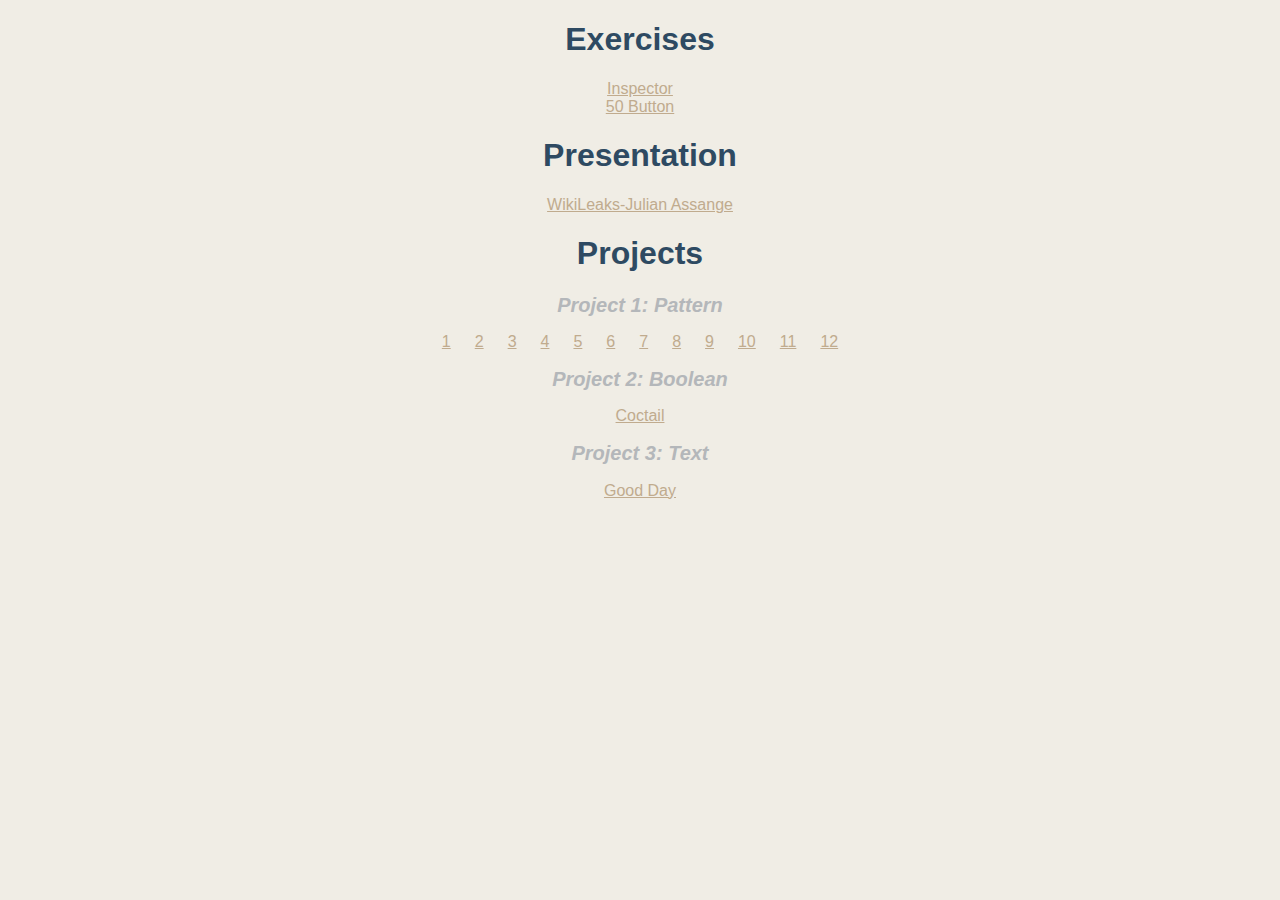
<file: index.html>
<!DOCTYPE html>
<html>

<head>
    <title>Xinyue Song</title>
    <meta charset="utf-8" />
    <link rel="stylesheet" href="main.css" type="text/css" />
</head>

<body>
  <div>
      <h1>Exercises</h1>
      <a href="" target="blank">Inspector</a><br>
      <a href="file:///Users/xinyuesong/Desktop/button/50%20buttons/button.html">50 Button</a><br>
  </div>
  <div>
      <h1>Presentation</h1>
      <a href="" target="blank">WikiLeaks-Julian Assange</a>
  </div>

  <div>
      <h1>Projects</h1>
      <h2>Project 1: Pattern</h2>
      <a href="file:///Users/xinyuesong/Desktop/E%20X%20P%20T%20O%20O%20L/Project%201/1.html" target="blank">1</a>
      <a href="file:///Users/xinyuesong/Desktop/E%20X%20P%20T%20O%20O%20L/Project%201/2.html" target="blank">2</a>
      <a href="file:///Users/xinyuesong/Desktop/E%20X%20P%20T%20O%20O%20L/Project%201/3.html" target="blank">3</a>
      <a href="file:///Users/xinyuesong/Desktop/E%20X%20P%20T%20O%20O%20L/Project%201/4.html" target="blank">4</a>
      <a href="file:///Users/xinyuesong/Desktop/E%20X%20P%20T%20O%20O%20L/Project%201/5.html" target="blank">5</a>
      <a href="file:///Users/xinyuesong/Desktop/E%20X%20P%20T%20O%20O%20L/Project%201/6.html" target="blank">6</a>
      <a href="file:///Users/xinyuesong/Desktop/E%20X%20P%20T%20O%20O%20L/Project%201/7.html" target="blank">7</a>
      <a href="file:///Users/xinyuesong/Desktop/E%20X%20P%20T%20O%20O%20L/Project%201/8.html" target="blank">8</a>
      <a href="file:///Users/xinyuesong/Desktop/E%20X%20P%20T%20O%20O%20L/Project%201/9.html" target="blank">9</a>
      <a href="file:///Users/xinyuesong/Desktop/E%20X%20P%20T%20O%20O%20L/Project%201/10.html" target="blank">10</a>
      <a href="file:///Users/xinyuesong/Desktop/E%20X%20P%20T%20O%20O%20L/Project%201/11.html" target="blank">11</a>
      <a href="file:///Users/xinyuesong/Desktop/E%20X%20P%20T%20O%20O%20L/Project%201/12.html" target="blank">12</a>
      <h2>Project 2: Boolean</h2>
      <a href="file:///Users/xinyuesong/Desktop/E%20X%20P%20T%20O%20O%20L/ExpandedTool-interaction/Project%202%20Boolean/Coctail.html" target="blank">Coctail</a><br>
      <h2>Project 3: Text</h2>
      <a href="file:///Users/xinyuesong/Desktop/E%20X%20P%20T%20O%20O%20L/ExpandedTool-interaction/Project%203/GoodDay.html" target="blank">Good Day</a><br>
  </div>
</body>
</html>
</file>
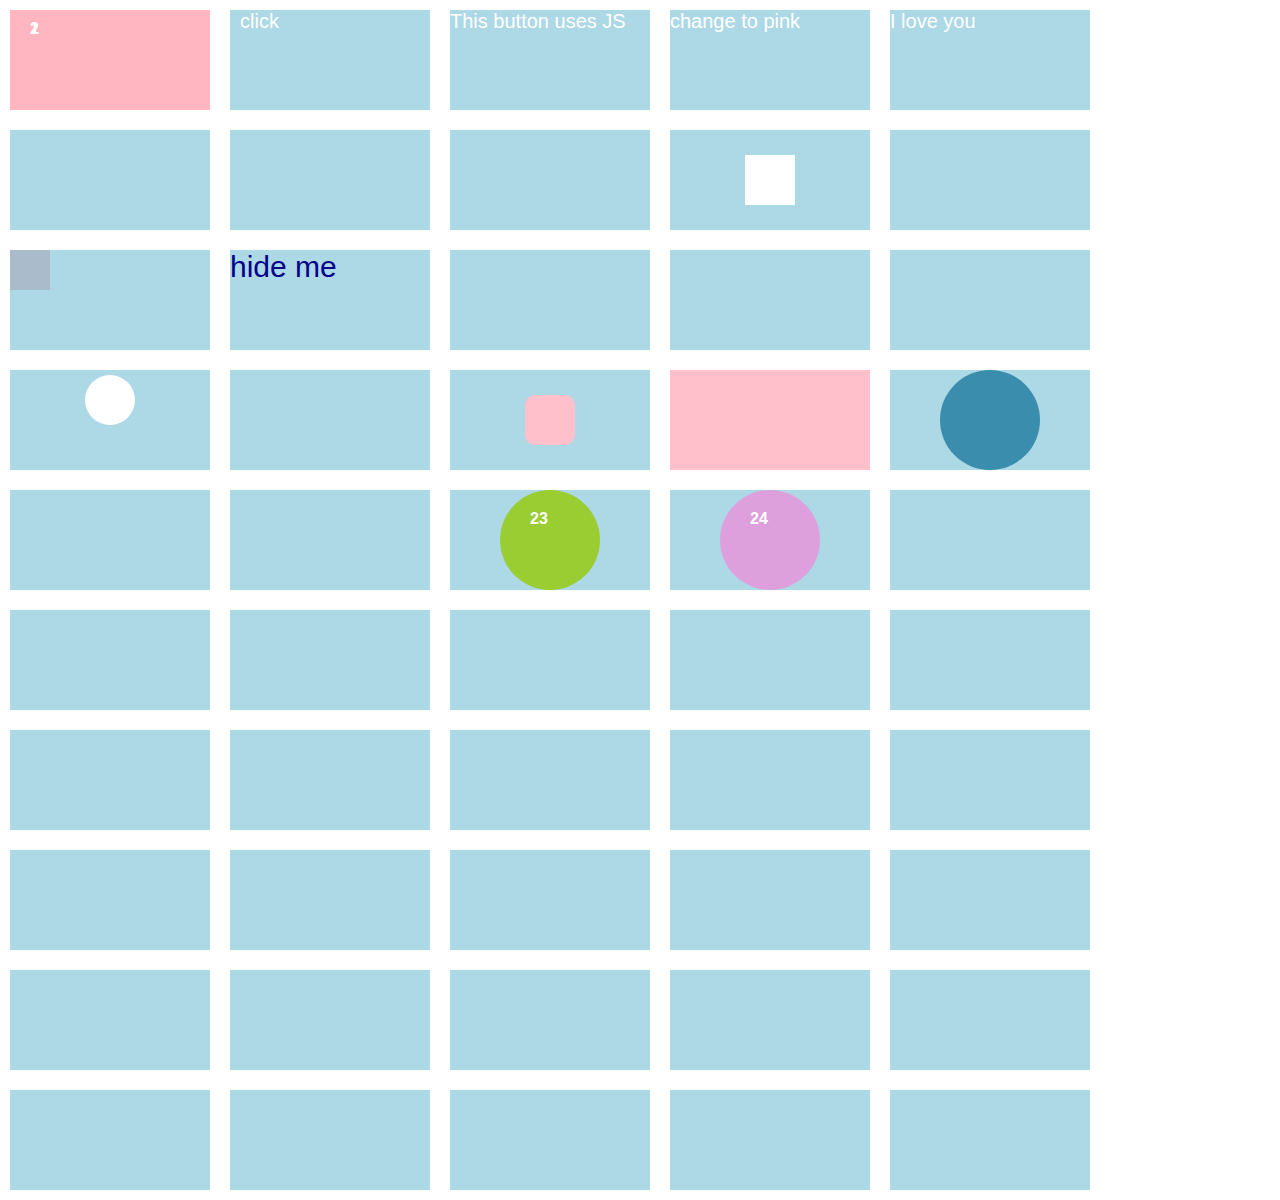
<file: 50 buttons/button.html>
<!DOCTYPE html>
<html>

<head>
    <title>50 buttons</title>
    <meta charset="utf-8" />
    <link rel="stylesheet" href="50 buttons.css" type="text/css" />

    <!-- jquery -->
    <script src="https://code.jquery.com/jquery-1.10.2.js"></script>
    <script src="script.js"></script>

</head>

<body>
  <div class="container">
    <!-- item 1 -->
    <div class="item">
        <p class="num">1</p>
        <div class="large" id="button-1">
        </div>
    </div>
    <!-- item 2 -->
    <div class="item" id="button-2">
        <p class="num">2</p>
    </div>
    <!-- item 3 -->
    <div class="item" id="button-3">
      This button uses JS
    </div>
    <!-- item 4 -->
    <div class="item" id="button-4" onclick="myFunction()">change to pink
    </div>
    <!-- item 5 -->
    <div class="item" id="button-5">I love you
    </div>
    <div class="item" id="button-6">
    </div>
    <div class="item" id="button-7">
    </div>
    <div class="item" id="button-8">
    </div>
    <div class="item" id="button-9">
        <div id="square"></div>
    </div>
    <div class="item" id="button-10">
    </div>
    <div class="item" id="button-11">
        <div id="block"></div>
    </div>
    <div class="item" id="button-12">hide me
    </div>
    
    <div class="item" id="button-13">
    </div>
    <div class="item" id="button-14">
    </div>
    <div class="item" id="button-15">
    </div>
    <div class="item" id="button-16">
        <div id = "circle"></div>
    </div>
    <div class="item" id="button-17">
        <div class = "line"></div>
    </div>
    <div class="item" id="button-18">
        <div id = "rect"></div>
    </div>
    <div class="item" id="button-19">
    </div>
    <div class="item">
        <div id="button-20" class="circle-2"></div>
    </div>
    <div class="item" id="button-21">
    </div>
    <div class="item" id="button-22">
    </div>
    <div class="item" id="button-23">
        <div class = "circle-2" id="green"><p class="num">23</p></div>
    </div>
    <div class="item" id="button-24">
        <div class = "circle-2" id="purple"><p class="num">24</p></div>
    </div>
    <div class="item" id="button-25">
    </div>
    <div class="item" id="button-26">
    </div>
    <div class="item" id="button-27">
    </div>
    <div class="item" id="button-28">
    </div>
    <div class="item" id="button-29">
    </div>
    <div class="item" id="button-30">
    </div>
    <div class="item" id="button-31">
    </div>
    <div class="item" id="button-32">
    </div>
    <div class="item" id="button-33">
    </div>
    <div class="item" id="button-34">
    </div>
    <div class="item" id="button-35">
    </div>
    <div class="item" id="button-36">
    </div>
    <div class="item" id="button-37">
    </div>
    <div class="item" id="button-38">
    </div>
    <div class="item" id="button-39">
    </div>
    <div class="item" id="button-40">
    </div>
    <div class="item" id="button-41">
    </div>
    <div class="item" id="button-42">
    </div>
    <div class="item" id="button-43">
    </div>
    <div class="item" id="button-44">
    </div>
    <div class="item" id="button-45">
    </div>
    <div class="item" id="button-46">
    </div>
    <div class="item" id="button-47">
    </div>
    <div class="item" id="button-48">
    </div>
    <div class="item" id="button-49">
    </div>
    <div class="item" id="button-50">
    </div>

  </div>
</body>
</html>
</file>
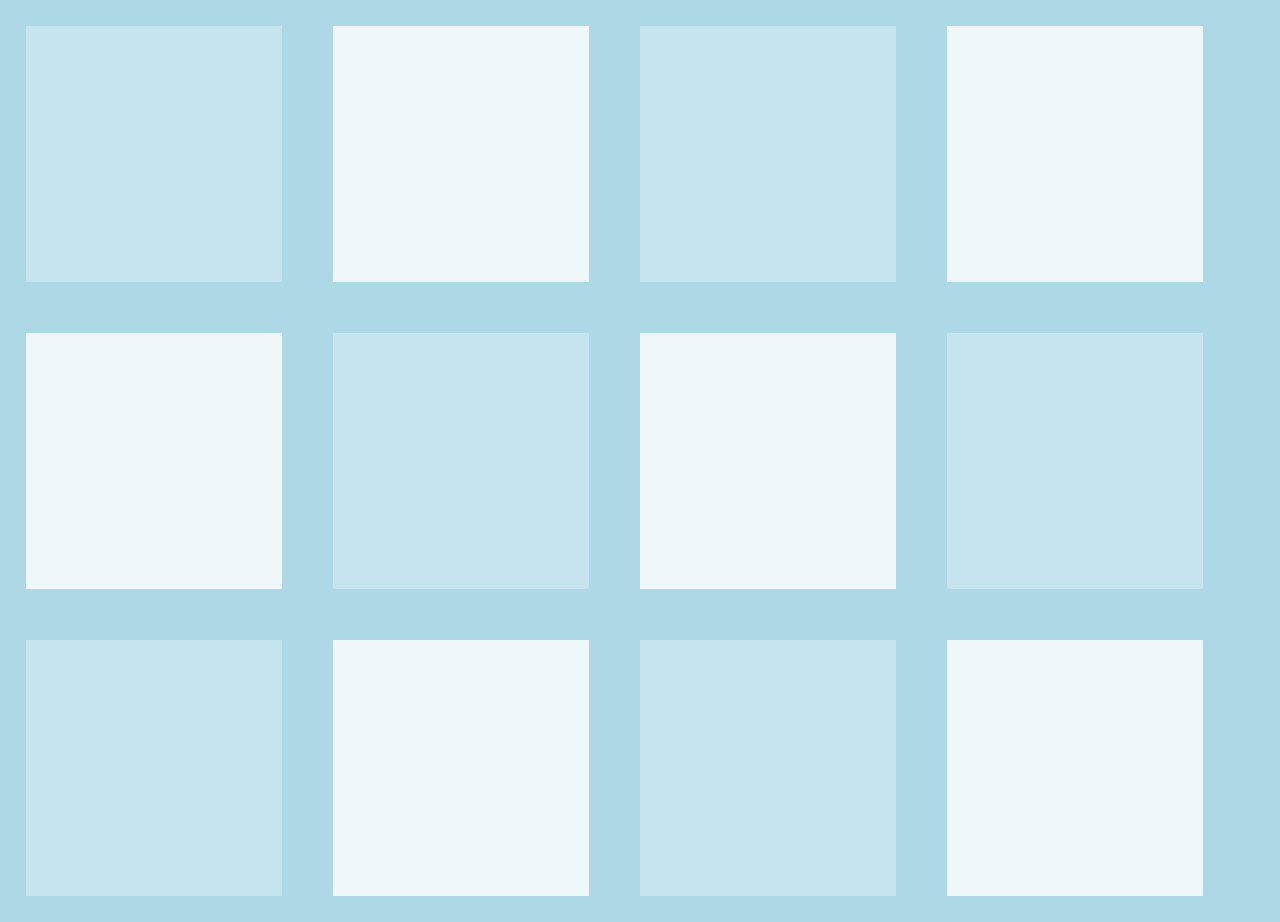
<file: Project 1/1.html>
<html>
<head>
	<title>1</title>
	<link rel="stylesheet" href="style.css">
</head>
<body>
	<div id="squares">
		<div class = "white"></div>
		<div></div>
		<div class = "white"></div>
		<div></div>
		<div></div>
		<div class = "white"></div>
		<div></div>
		<div class = "white"></div>
		<div class = "white"></div>
		<div></div>
		<div class = "white"></div>
		<div></div>
	</div>

</body>
</html>
</file>
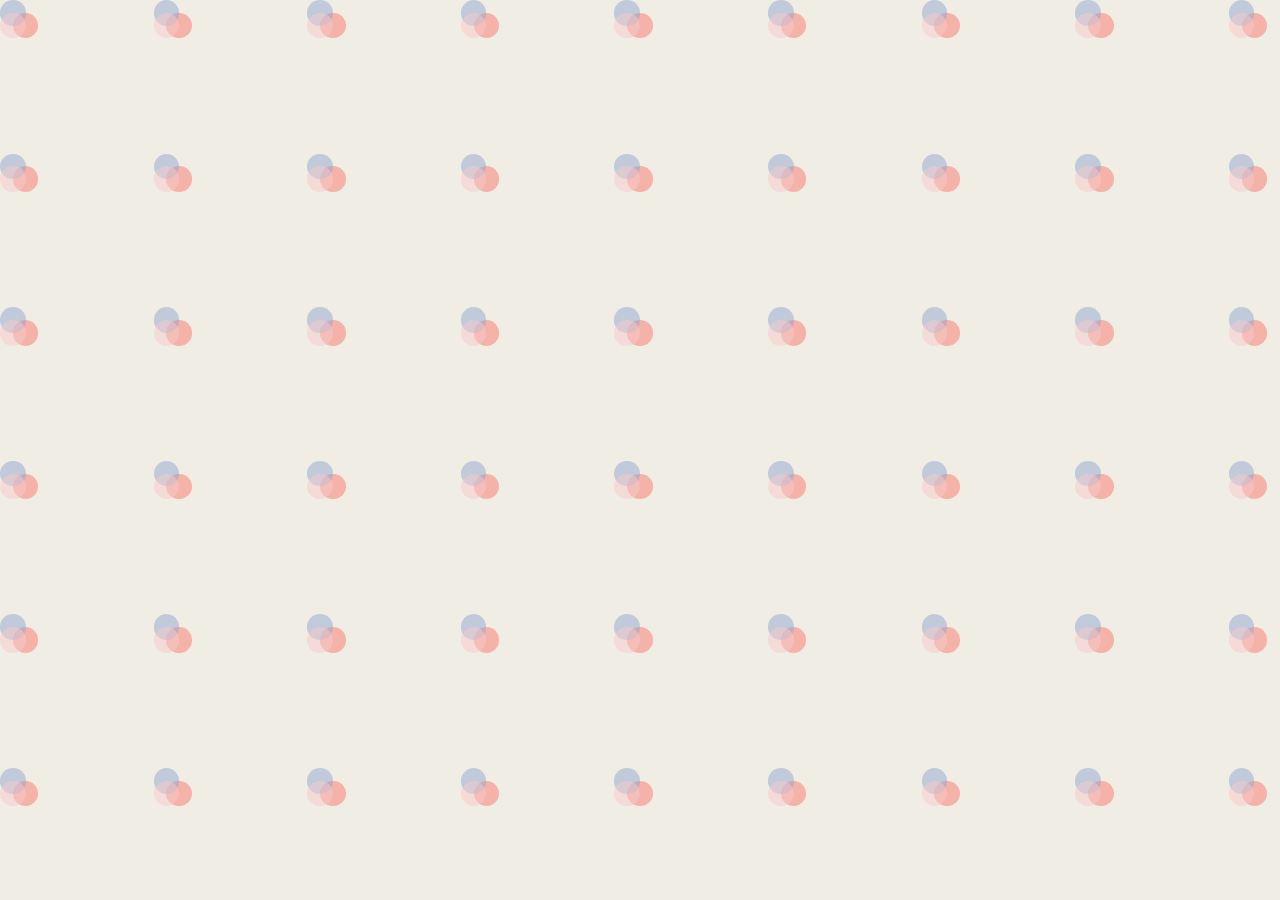
<file: Project 1/10.html>
<html>
<head>
	<title>10</title>
	<link rel="stylesheet" href="style10.css">

</head>
<body>
	<div id="circles">
		<div></div>
		<div></div>
		<div></div>
		<div></div>
		<div></div>
		<div></div>
		<div></div>
		<div></div>
		<div></div>
		<div></div>
		<div></div>
		<div></div>
		<div></div>
		<div></div>
		<div></div>
		<div></div>
		<div></div>
		<div></div>
		<div></div>
		<div></div>
		<div></div>
		<div></div>
		<div></div>
		<div></div>
		<div></div>
		<div></div>
		<div></div>
		<div></div>
		<div></div>
		<div></div>
		<div></div>
		<div></div>
		<div></div>
		<div></div>
		<div></div>
		<div></div>
		<div></div>
		<div></div>
		<div></div>
		<div></div>
		<div></div>
		<div></div>
		<div></div>
		<div></div>
		<div></div>
		<div></div>
		<div></div>
		<div></div>
		<div></div>
		<div></div>
		<div></div>
		<div></div>
		<div></div>
		<div></div>
		<div></div>
		<div></div>
		<div></div>
		<div></div>
		<div></div>
		<div></div>
		<div></div>
		<div></div>
		<div></div>
		<div></div>
		<div></div>
		<div></div>
		<div></div>
		<div></div>
	</div>
	<!-- Circles -->
	<div id="circles1">
		<div></div>
		<div></div>
		<div></div>
		<div></div>
		<div></div>
		<div></div>
		<div></div>
		<div></div>
		<div></div>
		<div></div>
		<div></div>
		<div></div>
		<div></div>
		<div></div>
		<div></div>
		<div></div>
		<div></div>
		<div></div>
		<div></div>
		<div></div>
		<div></div>
		<div></div>
		<div></div>
		<div></div>
		<div></div>
		<div></div>
		<div></div>
		<div></div>
		<div></div>
		<div></div>
		<div></div>
		<div></div>
		<div></div>
		<div></div>
		<div></div>
		<div></div>
		<div></div>
		<div></div>
		<div></div>
		<div></div>
		<div></div>
		<div></div>
		<div></div>
		<div></div>
		<div></div>
		<div></div>
		<div></div>
		<div></div>
		<div></div>
		<div></div>
		<div></div>
		<div></div>
		<div></div>
		<div></div>
		<div></div>
		<div></div>
		<div></div>
		<div></div>
		<div></div>
		<div></div>
		<div></div>
		<div></div>
		<div></div>
		<div></div>
		<div></div>
		<div></div>
		<div></div>
		<div></div>
	</div>

	<div id="circles2">
		<div></div>
		<div></div>
		<div></div>
		<div></div>
		<div></div>
		<div></div>
		<div></div>
		<div></div>
		<div></div>
		<div></div>
		<div></div>
		<div></div>
		<div></div>
		<div></div>
		<div></div>
		<div></div>
		<div></div>
		<div></div>
		<div></div>
		<div></div>
		<div></div>
		<div></div>
		<div></div>
		<div></div>
		<div></div>
		<div></div>
		<div></div>
		<div></div>
		<div></div>
		<div></div>
		<div></div>
		<div></div>
		<div></div>
		<div></div>
		<div></div>
		<div></div>
		<div></div>
		<div></div>
		<div></div>
		<div></div>
		<div></div>
		<div></div>
		<div></div>
		<div></div>
		<div></div>
		<div></div>
		<div></div>
		<div></div>
		<div></div>
		<div></div>
		<div></div>
		<div></div>
		<div></div>
		<div></div>
		<div></div>
		<div></div>
		<div></div>
		<div></div>
		<div></div>
		<div></div>
		<div></div>
		<div></div>
		<div></div>
		<div></div>
		<div></div>
		<div></div>
		<div></div>
		<div></div>
	</div>
</body>
</html>
</file>
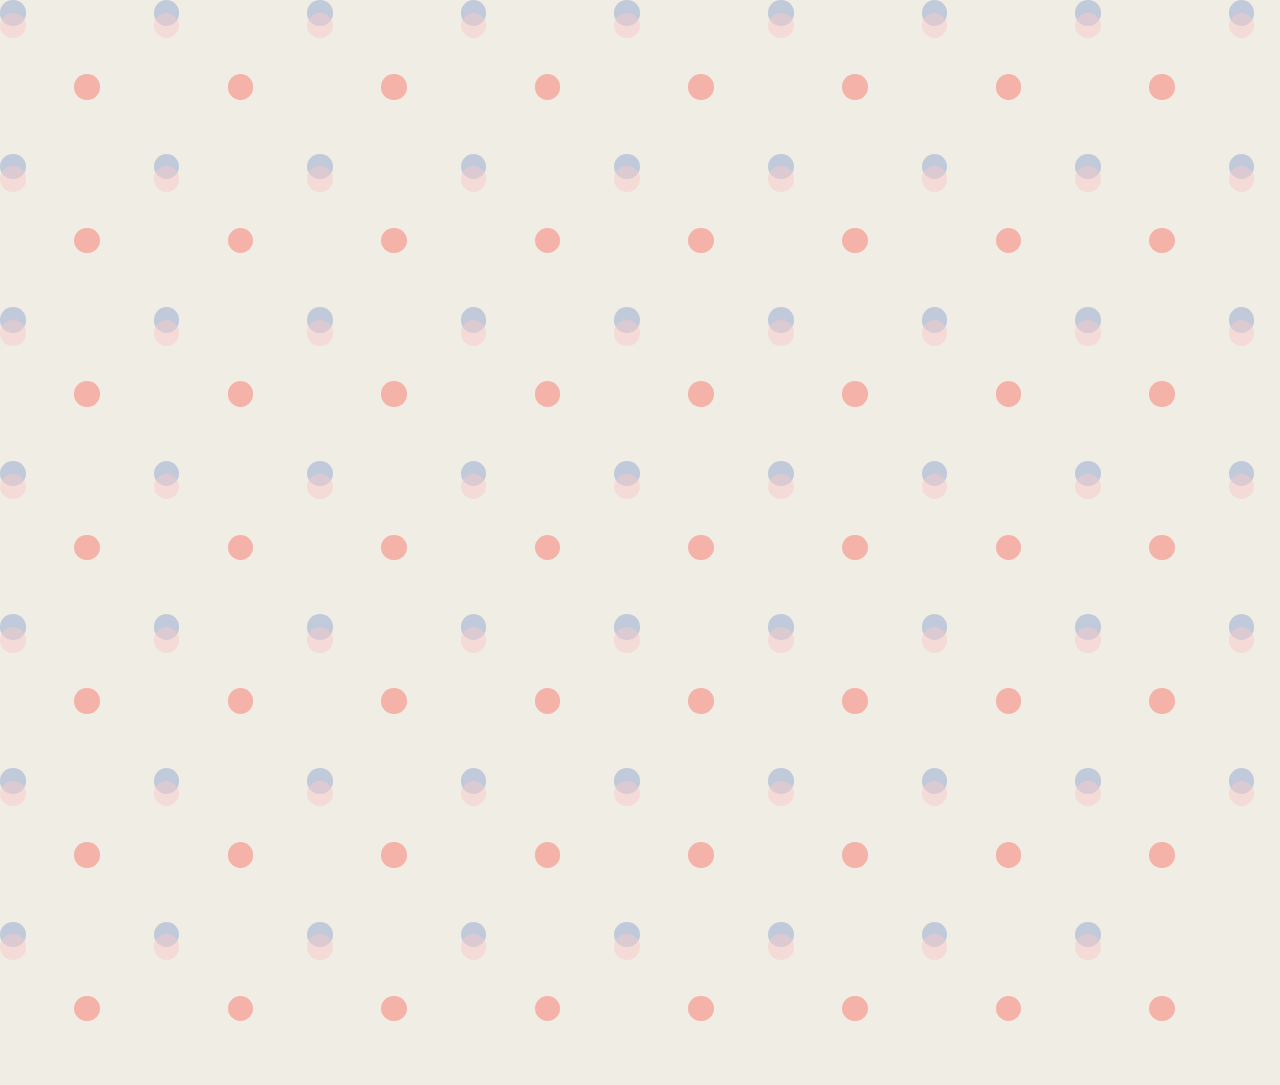
<file: Project 1/11.html>
<html>
<head>
	<title>11</title>
	<link rel="stylesheet" href="style11.css">

</head>
<body>
	<div id="circles">
		<div></div>
		<div></div>
		<div></div>
		<div></div>
		<div></div>
		<div></div>
		<div></div>
		<div></div>
		<div></div>
		<div></div>
		<div></div>
		<div></div>
		<div></div>
		<div></div>
		<div></div>
		<div></div>
		<div></div>
		<div></div>
		<div></div>
		<div></div>
		<div></div>
		<div></div>
		<div></div>
		<div></div>
		<div></div>
		<div></div>
		<div></div>
		<div></div>
		<div></div>
		<div></div>
		<div></div>
		<div></div>
		<div></div>
		<div></div>
		<div></div>
		<div></div>
		<div></div>
		<div></div>
		<div></div>
		<div></div>
		<div></div>
		<div></div>
		<div></div>
		<div></div>
		<div></div>
		<div></div>
		<div></div>
		<div></div>
		<div></div>
		<div></div>
		<div></div>
		<div></div>
		<div></div>
		<div></div>
		<div></div>
		<div></div>
		<div></div>
		<div></div>
		<div></div>
		<div></div>
		<div></div>
		<div></div>
		<div></div>
		<div></div>
		<div></div>
		<div></div>
		<div></div>
		<div></div>
	</div>
	<!-- Circles -->
	<div id="circles1">
		<div></div>
		<div></div>
		<div></div>
		<div></div>
		<div></div>
		<div></div>
		<div></div>
		<div></div>
		<div></div>
		<div></div>
		<div></div>
		<div></div>
		<div></div>
		<div></div>
		<div></div>
		<div></div>
		<div></div>
		<div></div>
		<div></div>
		<div></div>
		<div></div>
		<div></div>
		<div></div>
		<div></div>
		<div></div>
		<div></div>
		<div></div>
		<div></div>
		<div></div>
		<div></div>
		<div></div>
		<div></div>
		<div></div>
		<div></div>
		<div></div>
		<div></div>
		<div></div>
		<div></div>
		<div></div>
		<div></div>
		<div></div>
		<div></div>
		<div></div>
		<div></div>
		<div></div>
		<div></div>
		<div></div>
		<div></div>
		<div></div>
		<div></div>
		<div></div>
		<div></div>
		<div></div>
		<div></div>
		<div></div>
		<div></div>
		<div></div>
		<div></div>
		<div></div>
		<div></div>
		<div></div>
		<div></div>
		<div></div>
		<div></div>
		<div></div>
		<div></div>
		<div></div>
		<div></div>
	</div>

	<div id="circles2">
		<div></div>
		<div></div>
		<div></div>
		<div></div>
		<div></div>
		<div></div>
		<div></div>
		<div></div>
		<div></div>
		<div></div>
		<div></div>
		<div></div>
		<div></div>
		<div></div>
		<div></div>
		<div></div>
		<div></div>
		<div></div>
		<div></div>
		<div></div>
		<div></div>
		<div></div>
		<div></div>
		<div></div>
		<div></div>
		<div></div>
		<div></div>
		<div></div>
		<div></div>
		<div></div>
		<div></div>
		<div></div>
		<div></div>
		<div></div>
		<div></div>
		<div></div>
		<div></div>
		<div></div>
		<div></div>
		<div></div>
		<div></div>
		<div></div>
		<div></div>
		<div></div>
		<div></div>
		<div></div>
		<div></div>
		<div></div>
		<div></div>
		<div></div>
		<div></div>
		<div></div>
		<div></div>
		<div></div>
		<div></div>
		<div></div>
		<div></div>
		<div></div>
		<div></div>
		<div></div>
		<div></div>
		<div></div>
		<div></div>
		<div></div>
		<div></div>
		<div></div>
		<div></div>
		<div></div>
	</div>
</body>
</html>
</file>
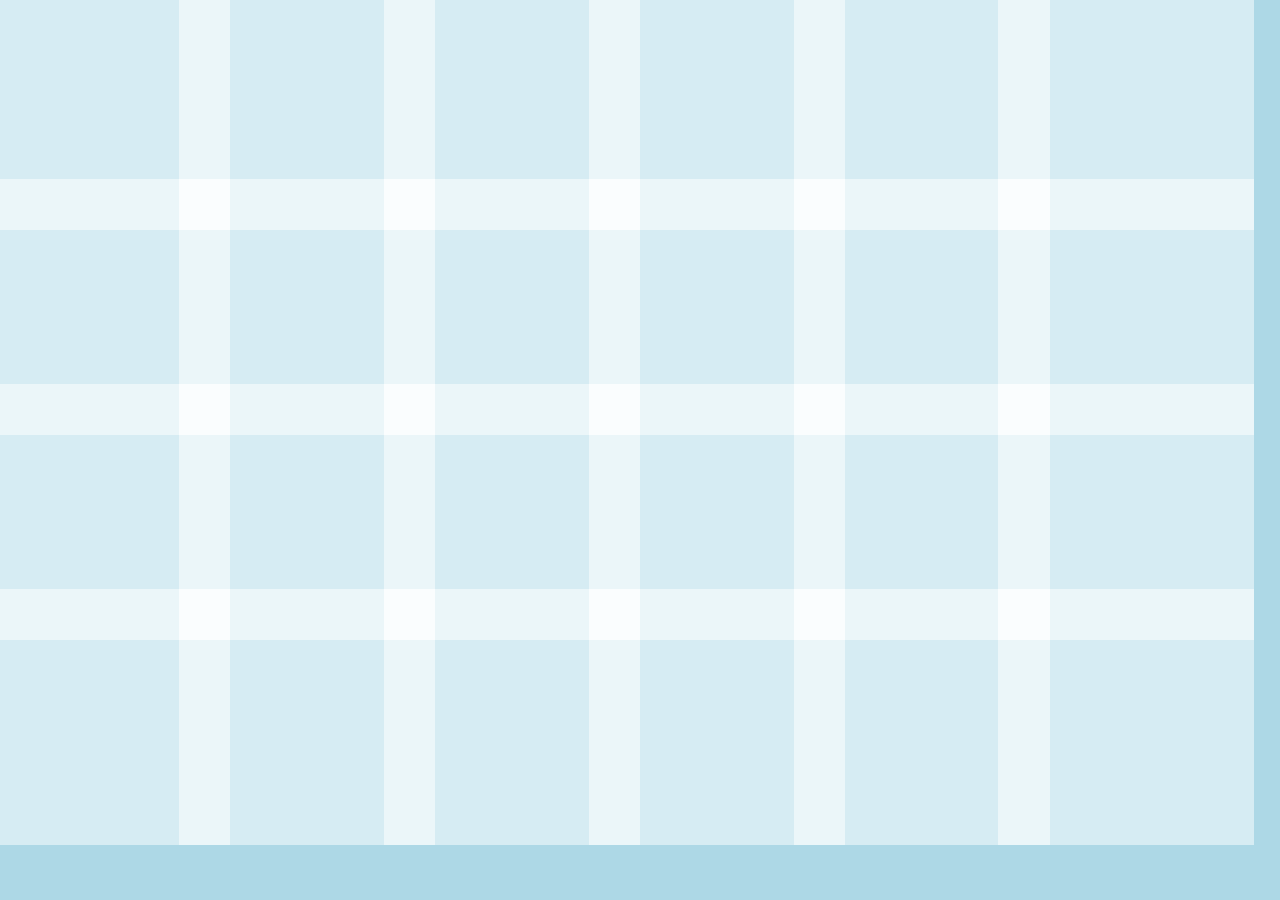
<file: Project 1/2.html>
<html>
<head>
	<title>2</title>
	<link rel="stylesheet" href="style2.css">
</head>
<body>
	<div id="squares">
		<div></div>
		<div></div>
		<div></div>
		<div></div>
		<div></div>
		<div></div>
		<div></div>
		<div></div>
		<div></div>
		<div></div>
		<div></div>
		<div></div>
		<div></div>
		<div></div>
		<div></div>
		<div></div>
		<div></div>
		<div></div>
		<div></div>
		<div></div>
		<div></div>
		<div></div>
		<div></div>
		<div></div>
	</div>

</body>
</html>
</file>
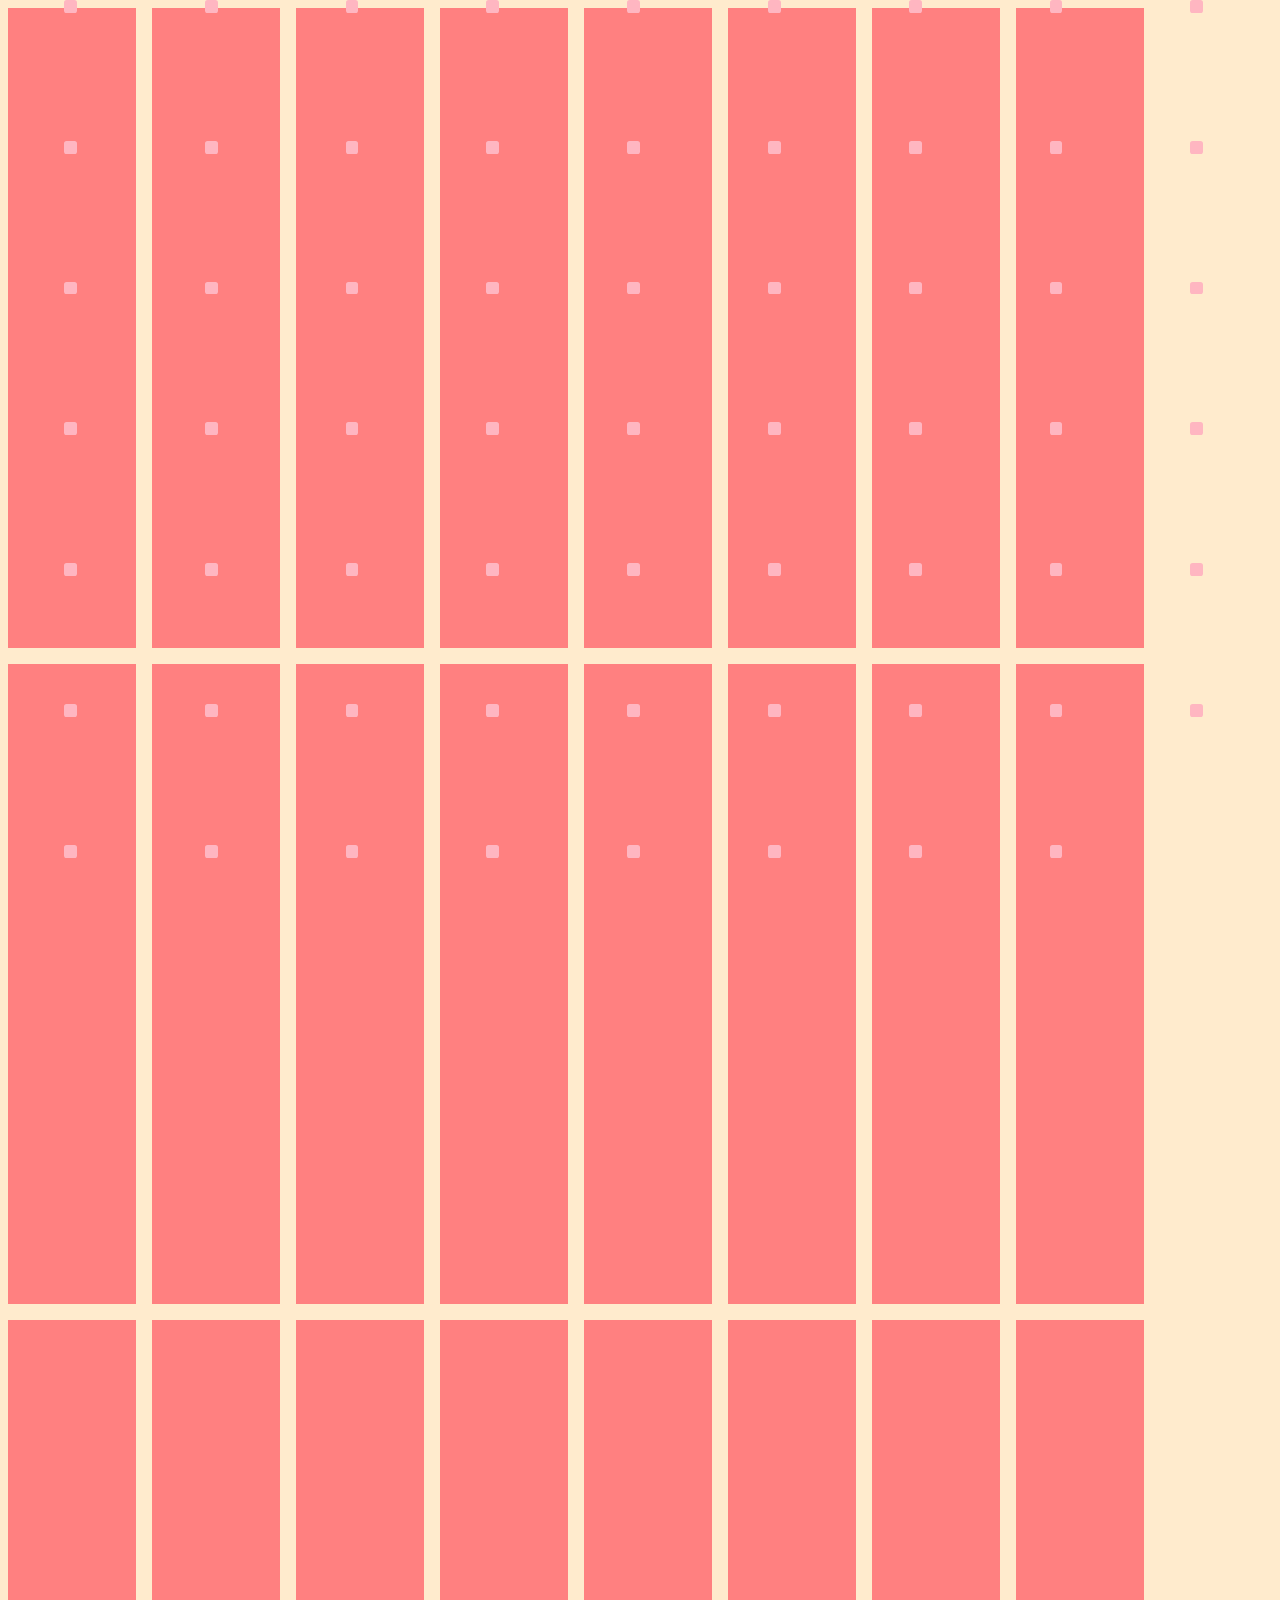
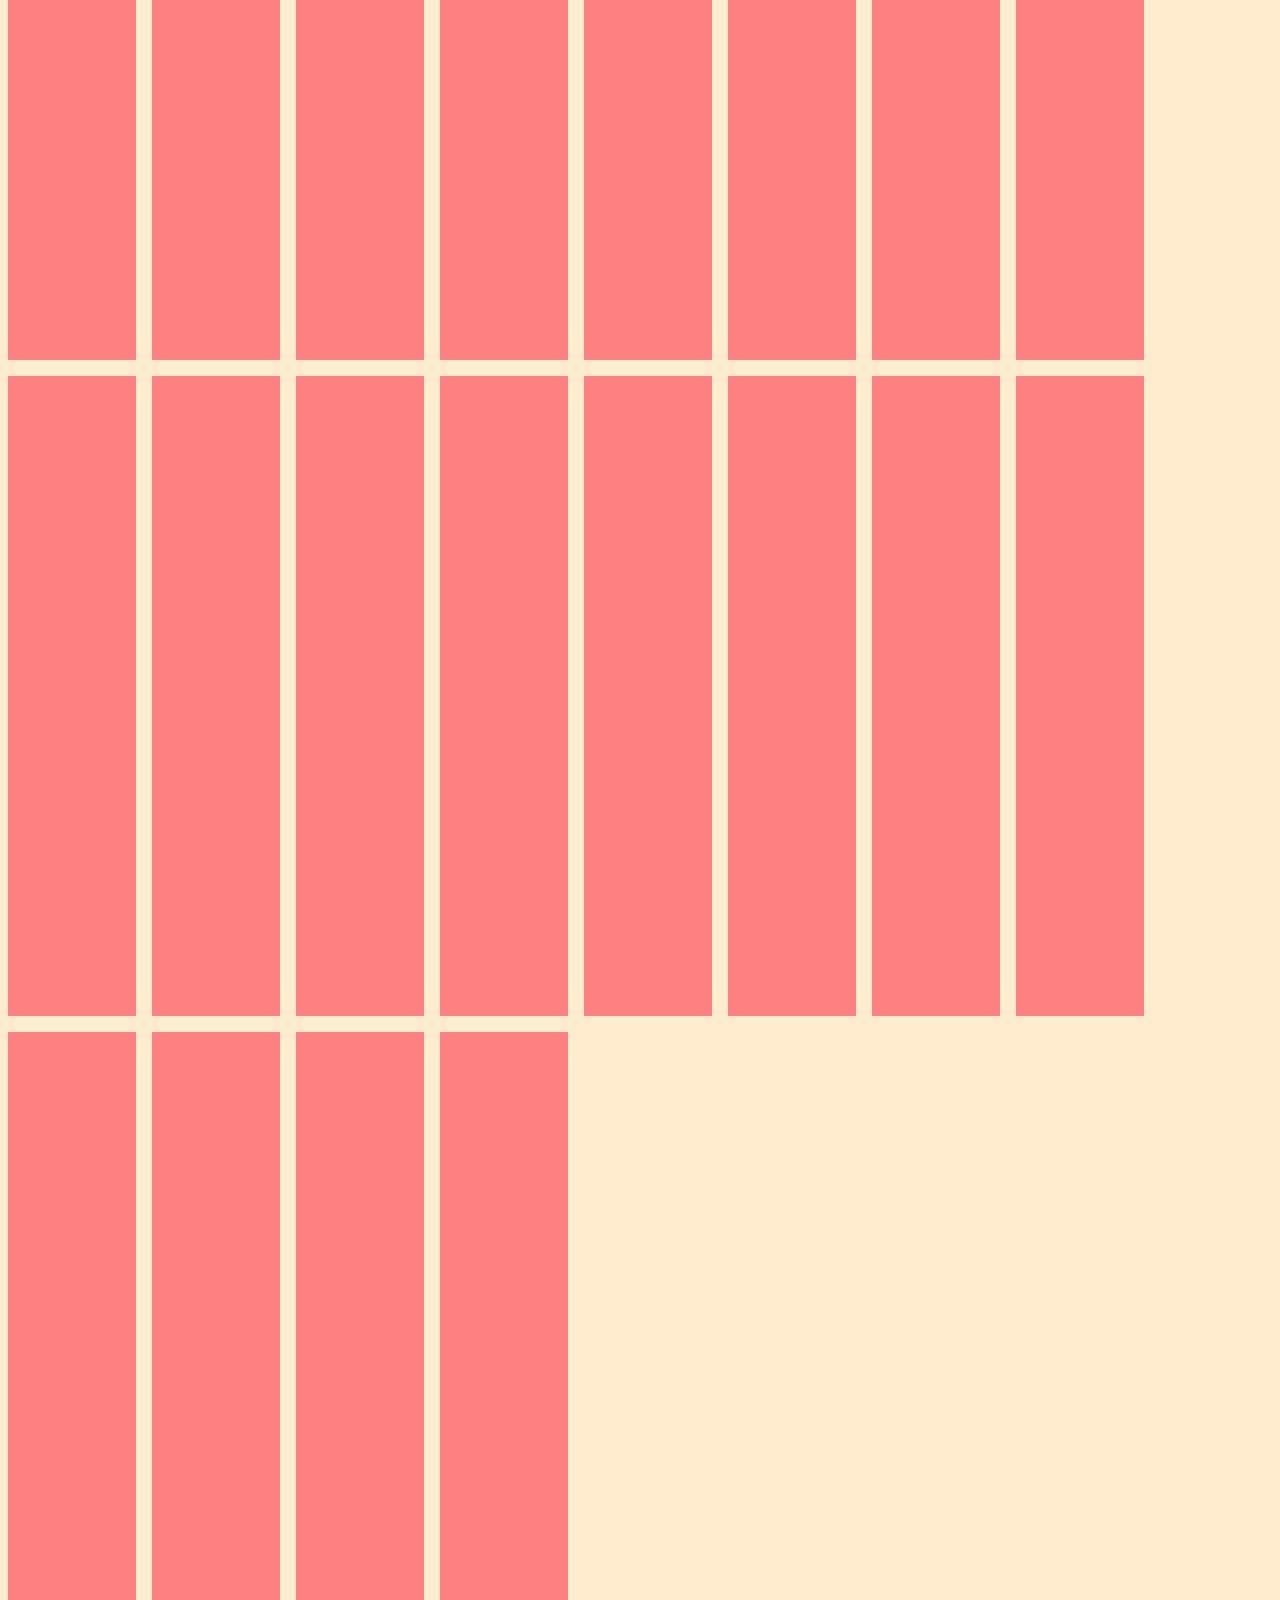
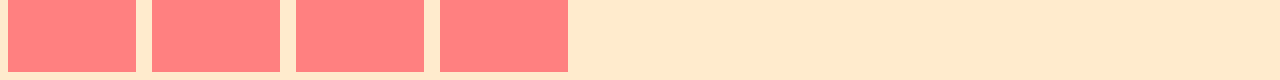
<file: Project 1/3.html>
<html>
<head>
	<title>3</title>
	<link rel="stylesheet" href="style3.css">

</head>
<body>
	<div id = "rect">
		<div></div>
		<div></div>
		<div></div>
		<div></div>
		<div></div>
		<div></div>
		<div></div>
		<div></div>
		<div></div>
		<div></div>
		<div></div>
		<div></div>
		<div></div>
		<div></div>
		<div></div>
		<div></div>
		<div></div>
		<div></div>
		<div></div>
		<div></div>
		<div></div>
		<div></div>
		<div></div>
		<div></div>
		<div></div>
		<div></div>
		<div></div>
		<div></div>
		<div></div>
		<div></div>
		<div></div>
		<div></div>
		<div></div>
		<div></div>
		<div></div>
		<div></div>
	</div>
	<!-- Circles -->
	<div id="circles">
		<div></div>
		<div></div>
		<div></div>
		<div></div>
		<div></div>
		<div></div>
		<div></div>
		<div></div>
		<div></div>
		<div></div>
		<div></div>
		<div></div>
		<div></div>
		<div></div>
		<div></div>
		<div></div>
		<div></div>
		<div></div>
		<div></div>
		<div></div>
		<div></div>
		<div></div>
		<div></div>
		<div></div>
		<div></div>
		<div></div>
		<div></div>
		<div></div>
		<div></div>
		<div></div>
		<div></div>
		<div></div>
		<div></div>
		<div></div>
		<div></div>
		<div></div>
		<div></div>
		<div></div>
		<div></div>
		<div></div>
		<div></div>
		<div></div>
		<div></div>
		<div></div>
		<div></div>
		<div></div>
		<div></div>
		<div></div>
		<div></div>
		<div></div>
		<div></div>
		<div></div>
		<div></div>
		<div></div>
		<div></div>
		<div></div>
		<div></div>
		<div></div>
		<div></div>
		<div></div>
		<div></div>
		<div></div>
		<div></div>
		<div></div>
		<div></div>
		<div></div>
		<div></div>
		<div></div>
	</div>
</body>
</html>
</file>
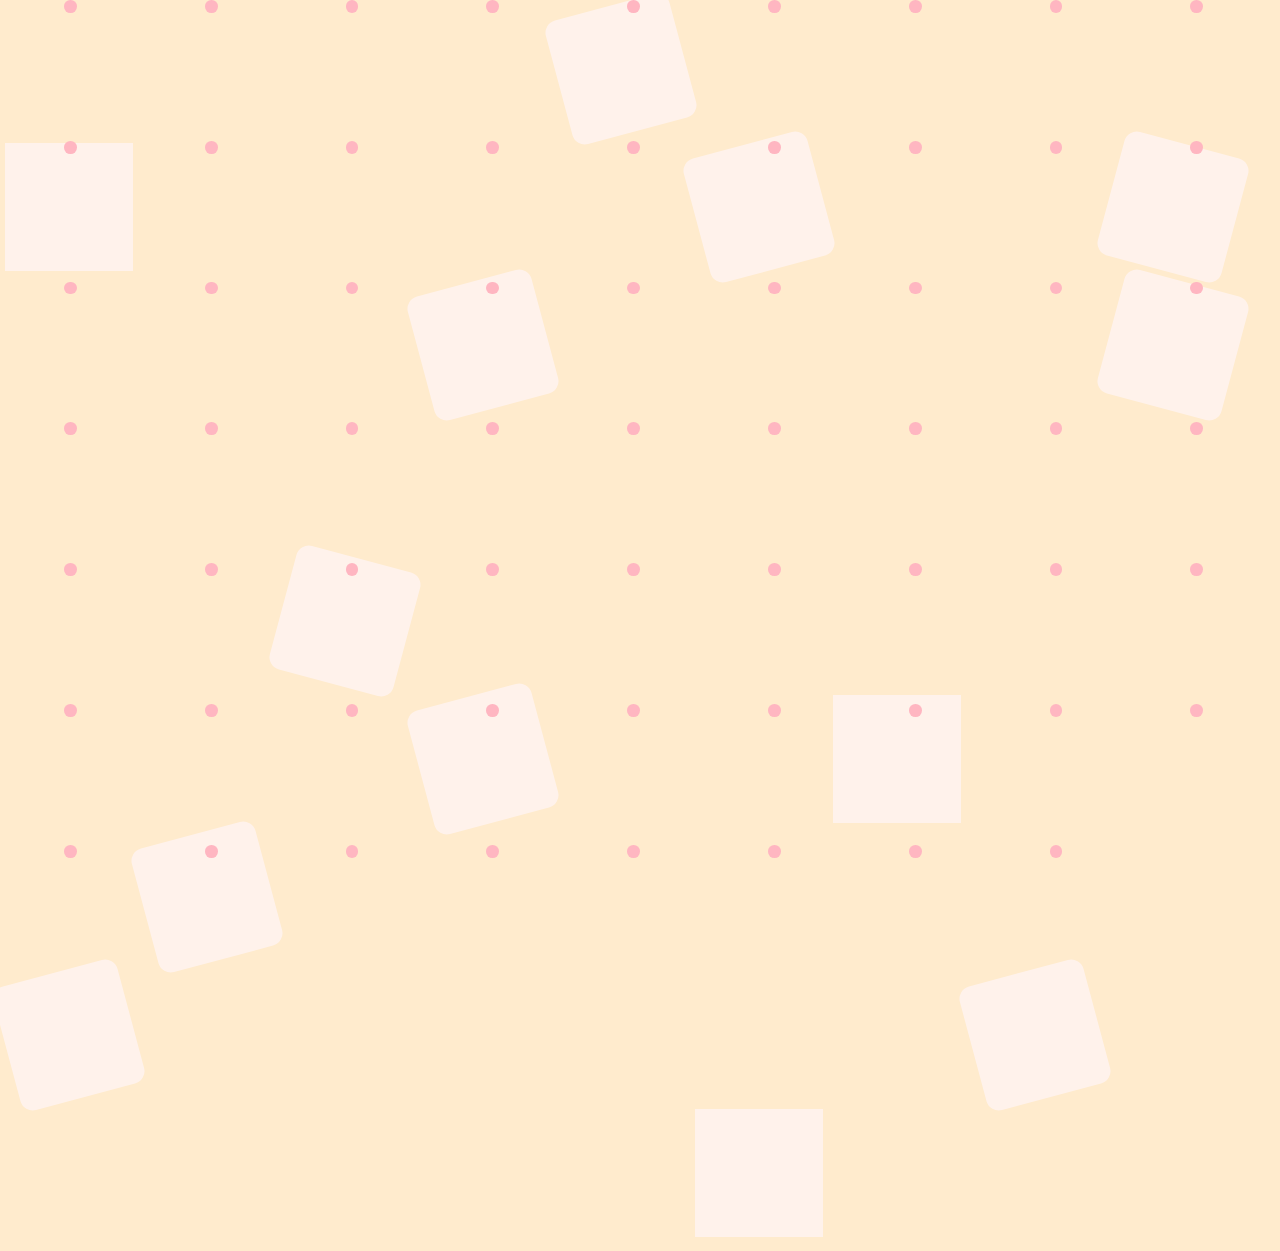
<file: Project 1/8.html>
<html>
<head>
	<title>8</title>
	<link rel="stylesheet" href="style8.css">

</head>
<body>
	<div id = "rect">
		<div></div>
		<div></div>
		<div></div>
		<div class = "rotate"></div>
		<div class = "rotate2" id = "blue"></div>
		<div></div>
		<div></div>
		<div></div>
		<div></div>
		<div id = "blue"></div>
		<div></div>
		<div></div>
		<div></div>
		<div class = "rotate"></div>
		<div class = "rotate2" id = "blue"></div>
		<div></div>
		<div></div>
		<div class = "rotate" id = "blue"></div>
		<div></div>
		<div></div>
		<div></div>
		<div class = "rotate2" id = "blue"></div>
		<div></div>
		<div></div>
		<div></div>
		<div class = "rotate2" ></div>
		<div class = "rotate" id = "blue"></div>
		<div></div>
		<div></div>
		<div></div>
		<div></div>
		<div></div>
		<div class = "rotate"></div>
		<div></div>
		<div></div>
		<div></div>
		<div></div>
		<div class = "rotate2" ></div>
		<div class = "rotate" id = "blue"></div>
		<div></div>
		<div></div>
		<div></div>
		<div></div>
		<div></div>
		<div class = "rotate"></div>
		<div></div>
		<div></div>
		<div class = "rotate"></div>
		<div class = "rotate2" id = "blue"></div>
		<div></div>
		<div></div>
		<div id = "blue"></div>
		<div></div>
		<div></div>
		<div class = "rotate"></div>
		<div class = "rotate2" id = "blue"></div>
		<div></div>
		<div></div>
		<div></div>
		<div></div>
		<div></div>
		<div></div>
		<div class = "rotate"></div>
		<div class = "rotate2" id = "blue"></div>
		<div></div>
		<div></div>
		<div></div>
		<div></div>
		<div></div>
		<div class = "rotate"></div>
		<div class = "rotate2" id = "blue"></div>
		<div></div>
		<div></div>
		<div></div>
		<div></div>
		<div></div>
		<div class = "rotate"></div>
		<div id = "blue"></div>
		<div></div>
		<div></div>
		<div></div>

	</div>
	<!-- Circles -->
	<div id="circles">
		<div></div>
		<div></div>
		<div></div>
		<div id = "large"></div>
		<div></div>
		<div></div>
		<div id = "large"></div>
		<div></div>
		<div></div>
		<div></div>
		<div></div>
		<div></div>
		<div></div>
		<div></div>
		<div></div>
		<div></div>
		<div></div>
		<div></div>
		<div></div>
		<div></div>
		<div></div>
		<div></div>
		<div></div>
		<div></div>
		<div></div>
		<div></div>
		<div></div>
		<div></div>
		<div></div>
		<div></div>
		<div></div>
		<div></div>
		<div></div>
		<div></div>
		<div></div>
		<div></div>
		<div></div>
		<div></div>
		<div></div>
		<div></div>
		<div></div>
		<div></div>
		<div></div>
		<div></div>
		<div></div>
		<div></div>
		<div></div>
		<div></div>
		<div></div>
		<div></div>
		<div></div>
		<div></div>
		<div></div>
		<div></div>
		<div></div>
		<div></div>
		<div></div>
		<div></div>
		<div></div>
		<div></div>
		<div></div>
		<div></div>
		<div></div>
		<div></div>
		<div></div>
		<div></div>
		<div></div>
		<div></div>
	</div>
</body>
</html>
</file>
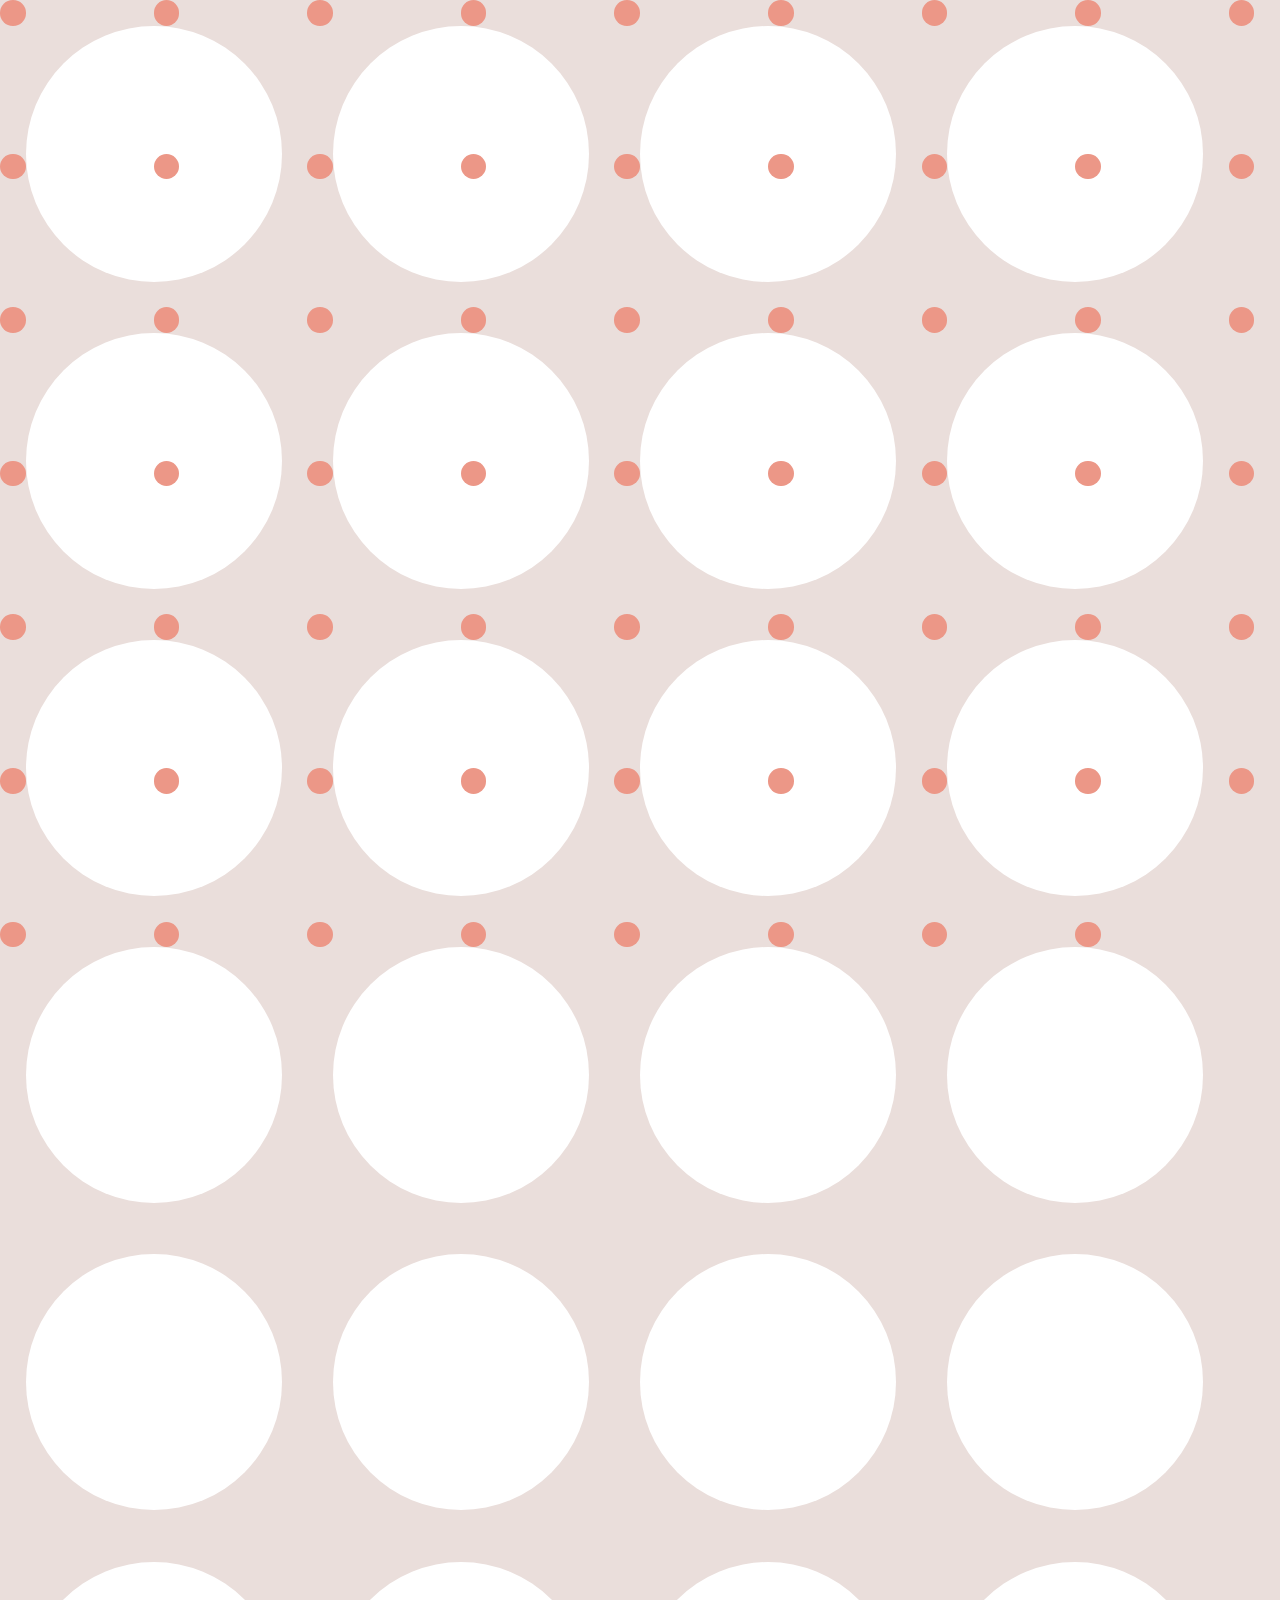
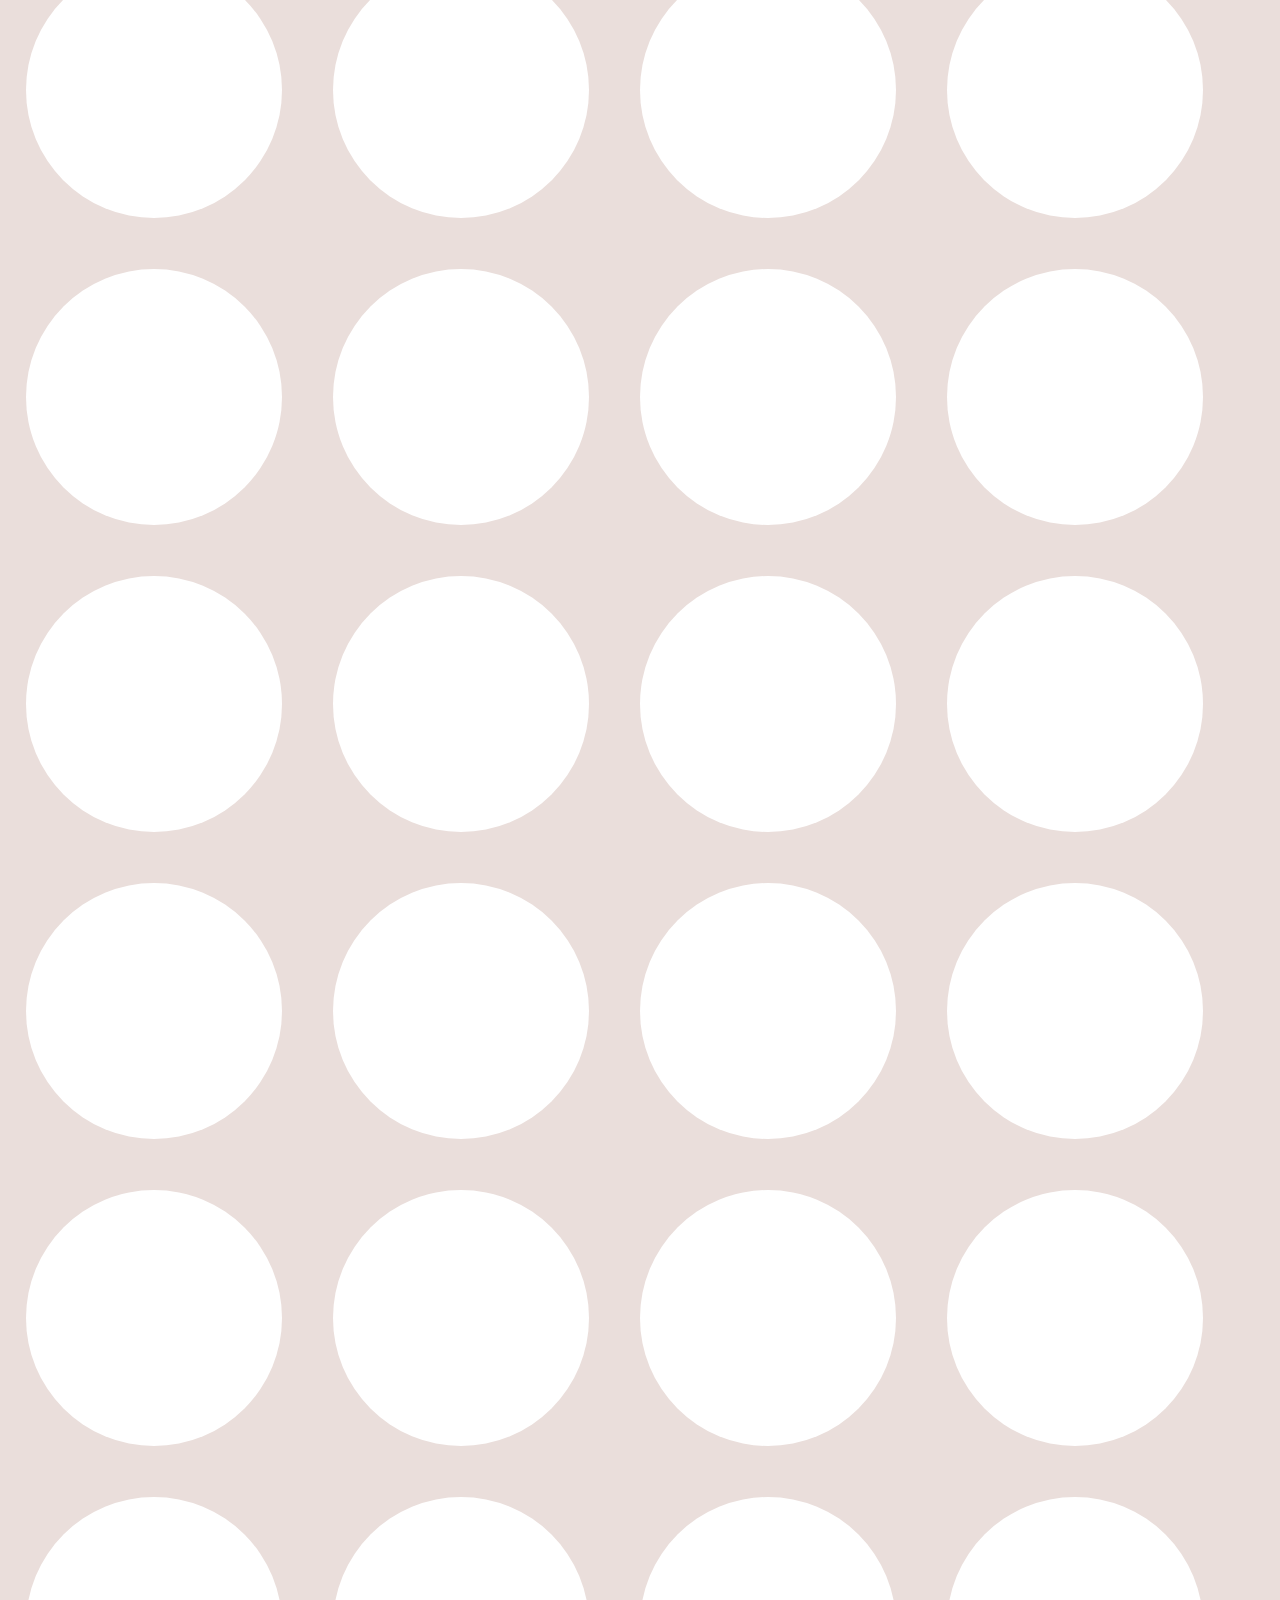
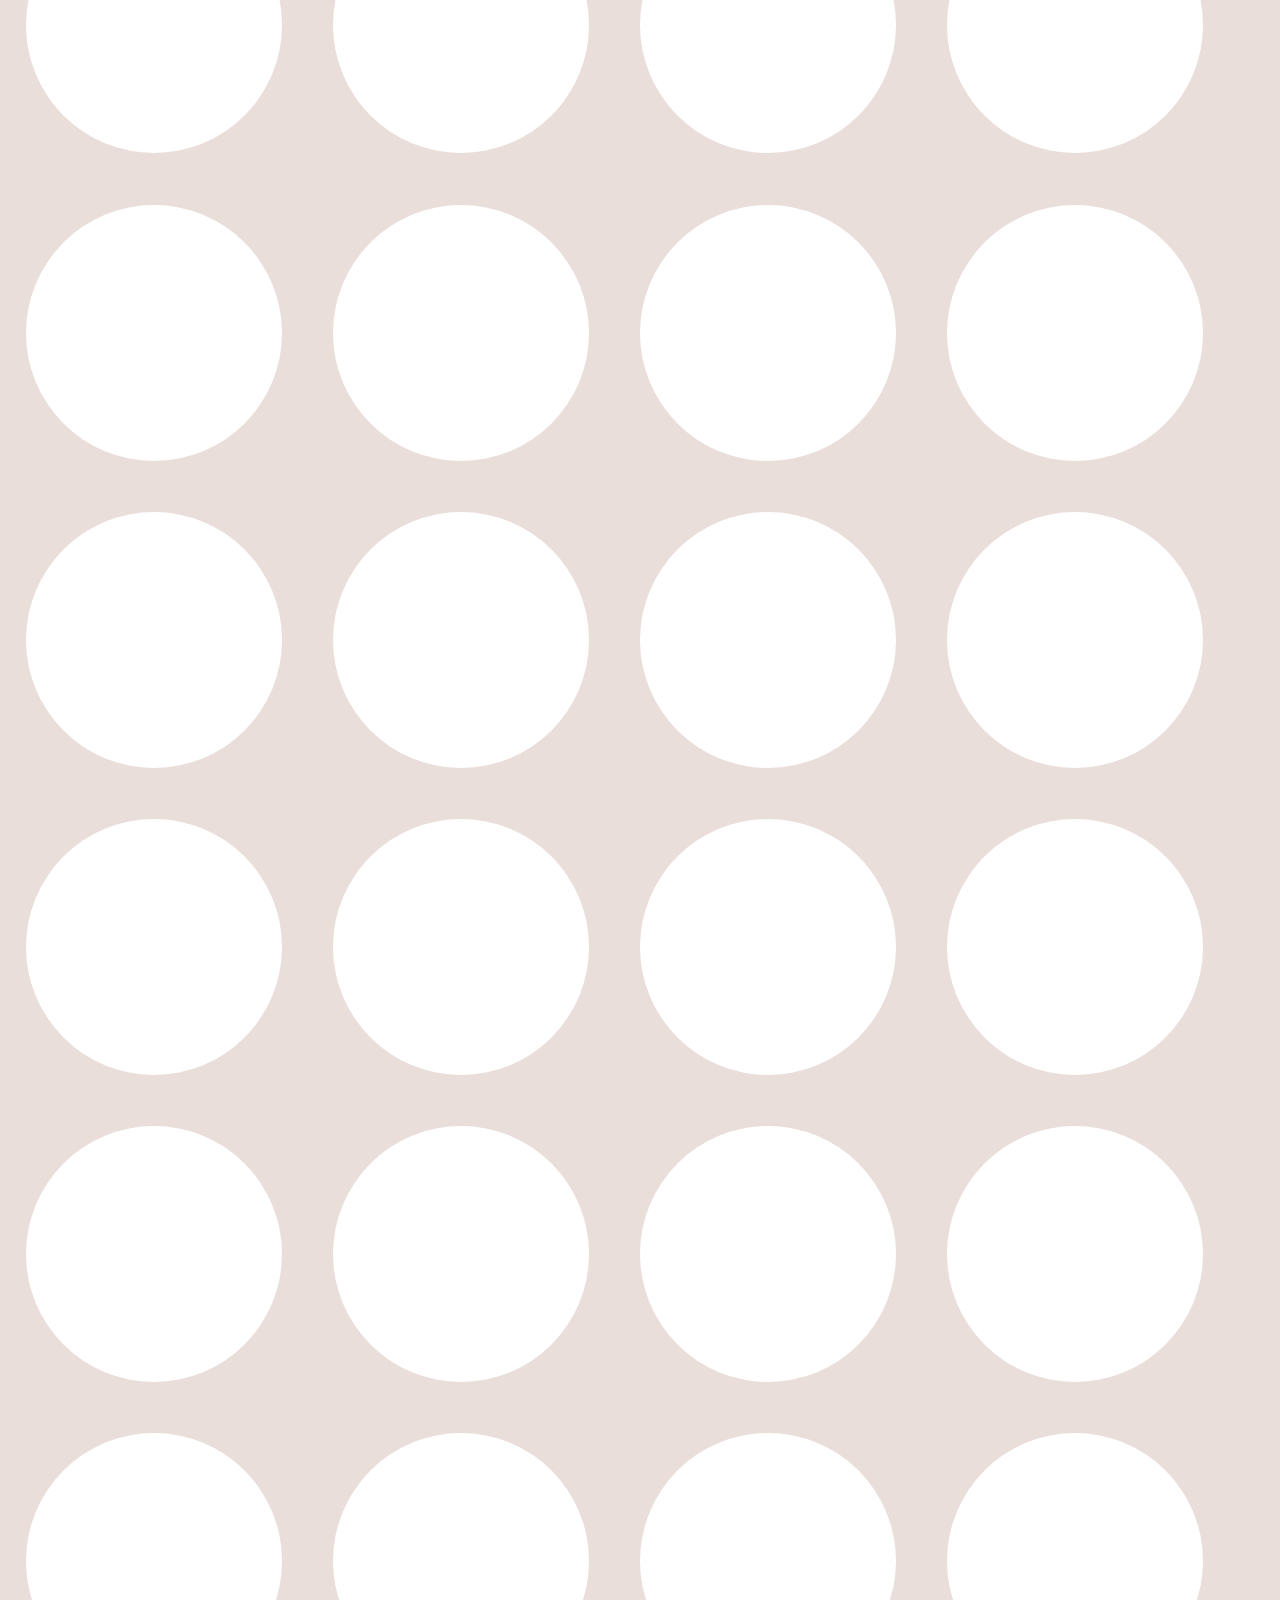
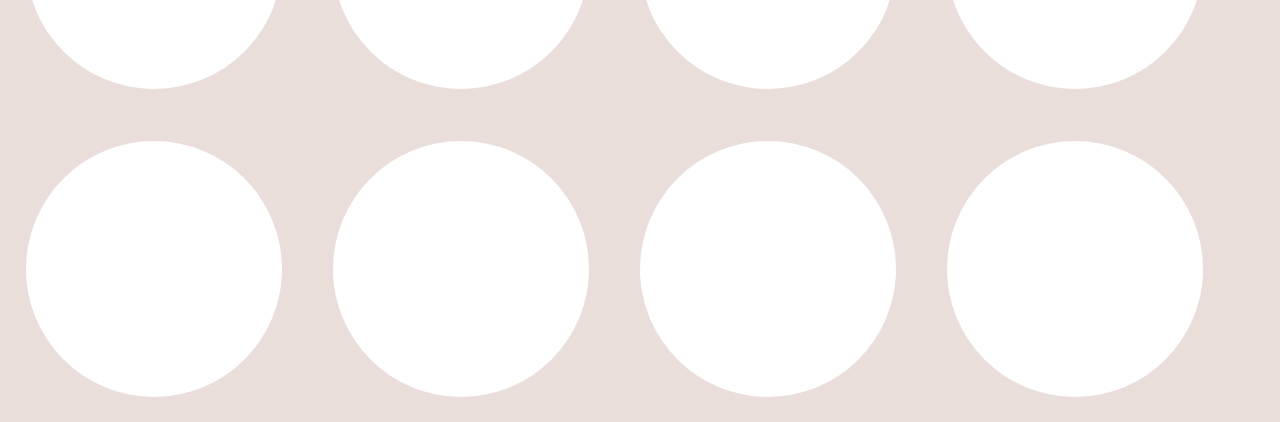
<file: Project 1/9.html>
<html>
<head>
	<title>9</title>
	<link rel="stylesheet" href="style9.css">

</head>
<body>
	<div id="circles2">
		<div></div>
		<div></div>
		<div></div>
		<div></div>
		<div></div>
		<div></div>
		<div></div>
		<div></div>
		<div></div>
		<div></div>
		<div></div>
		<div></div>
		<div></div>
		<div></div>
		<div></div>
		<div></div>
		<div></div>
		<div></div>
		<div></div>
		<div></div>
		<div></div>
		<div></div>
		<div></div>
		<div></div>
		<div></div>
		<div></div>
		<div></div>
		<div></div>
		<div></div>
		<div></div>
		<div></div>
		<div></div>
		<div></div>
		<div></div>
		<div></div>
		<div></div>
		<div></div>
		<div></div>
		<div></div>
		<div></div>
		<div></div>
		<div></div>
		<div></div>
		<div></div>
		<div></div>
		<div></div>
		<div></div>
		<div></div>
		<div></div>
		<div></div>
		<div></div>
		<div></div>
		<div></div>
		<div></div>
		<div></div>
		<div></div>
		<div></div>
		<div></div>
		<div></div>
		<div></div>
		<div></div>
		<div></div>
		<div></div>
		<div></div>
		<div></div>
		<div></div>
		<div></div>
		<div></div>
	</div>
	<!-- Circles -->
	<div id="circles">
		<div></div>
		<div></div>
		<div></div>
		<div></div>
		<div></div>
		<div></div>
		<div></div>
		<div></div>
		<div></div>
		<div></div>
		<div></div>
		<div></div>
		<div></div>
		<div></div>
		<div></div>
		<div></div>
		<div></div>
		<div></div>
		<div></div>
		<div></div>
		<div></div>
		<div></div>
		<div></div>
		<div></div>
		<div></div>
		<div></div>
		<div></div>
		<div></div>
		<div></div>
		<div></div>
		<div></div>
		<div></div>
		<div></div>
		<div></div>
		<div></div>
		<div></div>
		<div></div>
		<div></div>
		<div></div>
		<div></div>
		<div></div>
		<div></div>
		<div></div>
		<div></div>
		<div></div>
		<div></div>
		<div></div>
		<div></div>
		<div></div>
		<div></div>
		<div></div>
		<div></div>
		<div></div>
		<div></div>
		<div></div>
		<div></div>
		<div></div>
		<div></div>
		<div></div>
		<div></div>
		<div></div>
		<div></div>
		<div></div>
		<div></div>
		<div></div>
		<div></div>
		<div></div>
		<div></div>
	</div>
</body>
</html>
</file>
<file: main.css>
body {
    background-color: #f0ede5;
}
h1 {
    color: #2e4a62;
     
    font-family: 'Open Sans Condensed', sans-serif;
    font-weight: bold;
}
h2 {
	color: #B4B7BA;
    font-size: 20px;
    font-family: 'Open Sans Condensed', sans-serif;
    font-style: oblique;

}
a {
    margin: 10px;
    color: #c0ab8e;
    font-family: 'Open Sans Condensed', sans-serif;
}
div{
	text-align: center;
}
</file>
<file: Project 1/style.css>
body{
	background-color: lightblue;
	margin: 0;
}

#squares div{
	height: 20vw;
	width: 20vw;
	background-color: white;
	margin: 2vw;
	opacity: 0.8;
	float: left;
}

#squares .white {
	background-color: white;
	opacity: 0.3;
}
</file>
<file: Project 1/style10.css>
body {
	background-color: #F0EDE5;/* sweet blanched almond */
	margin: 0; /* on most browsers the body has a 
				  default margin of 8px */
}

#circles {
    width: 120vw; /* a little larger than the window */
    position: fixed;
    top: -4vw; /* moves the div above the 
    			   frame of the window */
    left: -4vw; /* moves the div left of the 
    			   frame of the window */
    transform: roate(-15deg);

}

#circles div {
	height: 2vw;
	width: 2vw;
	background-color: #F7786B;
	opacity: 0.5;
	border-radius: 50%;
	margin: 5vw;
	float: left;
}

#circles1 {
    width: 120vw; /* a little larger than the window */
    position: fixed;
    top: -5vw; /* moves the div above the 
    			   frame of the window */
    left: -5vw; /* moves the div left of the 
    			   frame of the window */
    transform: roate(-15deg);

}

#circles1 div {
	height: 2vw;
	width: 2vw;
	background-color: #91A8D0;
	opacity: 0.5;
	border-radius: 50%;
	margin: 5vw;
	float: left;
}
#circles2 {
    width: 120vw; /* a little larger than the window */
    position: fixed;
    top: -4vw; /* moves the div above the 
    			   frame of the window */
    left: -5vw; /* moves the div left of the 
    			   frame of the window */
    transform: roate(-15deg);

}

#circles2 div {
	height: 2vw;
	width: 2vw;
	background-color: #F7CAC9;
	opacity: 0.5;
	border-radius: 50%;
	margin: 5vw;
	float: left;
}
</file>
<file: Project 1/style11.css>
body {
	background-color: #F0EDE5;/* sweet blanched almond */
	margin: 0; /* on most browsers the body has a 
				  default margin of 8px */
}

#circles {
    width: 120vw; /* a little larger than the window */
    position:absolute;
    top: 10;
    left:10;
    transform: roate(-15deg);

}

#circles div {
	height: 2vw;
	width: 2vw;
	background-color: #F7786B;
	opacity: 0.5;
	border-radius: 50%;
	margin: 5vw;
	float: left;
}

#circles1 {
    width: 120vw; /* a little larger than the window */
    position: fixed;
    top: -5vw; /* moves the div above the 
    			   frame of the window */
    left: -5vw; /* moves the div left of the 
    			   frame of the window */
    transform: roate(-15deg);

}

#circles1 div {
	height: 2vw;
	width: 2vw;
	background-color: #91A8D0;
	opacity: 0.5;
	border-radius: 50%;
	margin: 5vw;
	float: left;
}
#circles2 {
    width: 120vw; /* a little larger than the window */
    position: fixed;
    top: -4vw; /* moves the div above the 
    			   frame of the window */
    left: -5vw; /* moves the div left of the 
    			   frame of the window */
    transform: roate(-15deg);

}

#circles2 div {
	height: 2vw;
	width: 2vw;
	background-color: #F7CAC9;
	opacity: 0.5;
	border-radius: 50%;
	margin: 5vw;
	float: left;
}
</file>
<file: Project 1/style2.css>
body{
	background-color: lightblue;
	margin: 0;
}

#squares div{
	height: 20vw;
	width: 20vw;
	background-color: white;
	margin: -2vw;
	opacity: 0.5;
	float: left;
}
</file>
<file: Project 1/style3.css>
body {
	background-color: blanchedalmond; /* sweet blanched almond */
	margin: 0; /* on most browsers the body has a 
				  default margin of 8px */
}
#rect div{
	height: 50vw;
	width: 10vw;
	background-color: #ff8080;
	margin: 8;
	float: left;
}

#circles {
    width: 110vw; /* a little larger than the window */
    position: fixed;
    top: -5vw; /* moves the div above the 
    			   frame of the window */
    transform: roate(-15deg); /* yep, I'm rotating the whole
    						   container ;) */
}


/* this is for all the <div> inside of
	<div id="circles">
	--> <div></div> <--
*/
#circles div {
	height: 1vw;
	width: 1vw;
	background-color: lightpink;
	border-radius: 20%;
	margin: 5vw;
	float: left;
}
</file>
<file: Project 1/style8.css>
body {
	background-color: blanchedalmond; /* sweet blanched almond */
	margin: 0; /* on most browsers the body has a 
				  default margin of 8px */
}
#rect div{
	height: 10vw;
	width: 10vw;
	background-color: #ff8080;
	margin:5;
	mix-blend-mode: overlay;
	float: left;
}

#rect .rotate{
	transform: rotate(15deg);
	border-radius: 10%;
}
#rect .rotate2{
	transform: rotate(-15deg);
	border-radius: 10%;
}

#rect #blue{
	background-color: #DBB1CD;
}


#circles {
    width: 110vw; /* a little larger than the window */
    position: fixed;
    top: -5vw; /* moves the div above the 
    			   frame of the window */
    transform: roate(-15deg); /* yep, I'm rotating the whole
    						   container ;) */
}


/* this is for all the <div> inside of
	<div id="circles">
	--> <div></div> <--
*/
#circles div {
	height: 1vw;
	width: 1vw;
	background-color: lightpink;
	border-radius: 50%;
	margin: 5vw;
	float: left;
	mix-blend-mode: overlay;
}
</file>
<file: Project 1/style9.css>
body {
	background-color: #EADEDB;/* sweet blanched almond */
	margin: 0; /* on most browsers the body has a 
				  default margin of 8px */
}

#circles {
    width: 120vw; /* a little larger than the window */
    position: fixed;
    top: -5vw; /* moves the div above the 
    			   frame of the window */
    left: -5vw; /* moves the div left of the 
    			   frame of the window */
    transform: roate(-15deg);

}

#circles2{
	width:110vw;
	top: -5vw;
	left: -5vw;
	transform: roate(-15deg);


}
#circles2 div{
	height: 20vw;
	width: 20vw;
	background-color: white;
	border-radius: 50%;
	margin:2vw;
	float: left;

}


/* this is for all the <div> inside of
	<div id="circles">
	--> <div></div> <--
*/
#circles div {
	height: 2vw;
	width: 2vw;
	background-color: #EC9787;
	border-radius: 50%;
	margin: 5vw;
	float: left;
}
</file>
<file: 50 buttons/50 buttons.css>
/* reset padding and margins */

* {
	margin: 0px;
	padding: 0px;
}

body {
	font-family: helvetica, arial, sans-serif;
}

.num {
    font-size: 16px;
    font-family: sans-serif;
    font-weight: bold;
    position: absolute;
    top: 20px;
    left: 30px;
   	margin: 0;
    
    z-index: 5;
}
/* container */

.container {
	position: relative;
}

.button {
  width: 200px;
  height: 100px;
  background-color: lightblue;
  line-height: 50px;
}


.large{
	height: 100px;
	width: 200px;
	background: lightpink;
	color: white;
	overflow: hidden;

	/* comment out 'float: left;' to have items stack in a single column */
	float: left; 
	position:relative;
}
/* items */

.item {
	height: 100px;
	width: 200px;
	background: lightblue;
	color: white;
	overflow: hidden;

	margin: 10px;

	/* comment out 'float: left;' to have items stack in a single column */
	float: left; 
	font-size: 20px;

	/* uncomment this to get CSS transitions (conflicts with jQuery) */
	/* transition: all 500ms ease; */
}

.circle-2 {
	width:100px;
    height:100px;
    border-radius: 50px;
    top: 50%
    left:50%;
    background-color: #3B8DAD;
    transform: translate(50%);
}

/* example buttons */

#button-1:hover {
	background-color: white;
	opacity: 0.5;
}

#button-1:active {
	transform: translateX(100px);
}

/* example buttons */

#button-2::before {
	content: 'click';
	color: white;
	margin-left: 10px;
}


#button-2:active::after {
	content: 'yes';
	font-size: 30px;
	color: green;
}
#button-4{
	font-size: 20px;
	font-weight: 100;
}


#button-5:active{
	direction: rtl;
}

#square {
	margin-top:25px;
	margin-left: 75px;
  	height: 50px;
  	width: 50px;
  	background-color: white;
  	transition: all 1s;
}
#square:active {
	border-radius: 50%;
}

#block{
    background-color: #abc;
    width: 40px;
    height: 40px;
}

#block:active{
	height:100px;
	width:200px;
}
#button-12{
	color:darkblue;
	font-size: 30px;
}

#button-15:hover{
	box-shadow: 10px 10px 5px lightpink;
}

#button-15:active{
	height:300px;
	width: 300px;
	border-radius: 50%;
	transform: rotate(360deg);
	transition: all 2000ms ease;
}

#circle {
	margin-top:5px;
	margin-left: 75px;
  	height: 50px;
  	width: 50px;
  	background-color: white;
	border-radius: 50%;
	transition: all 2s;
}
#circle:active {
	background-color:pink;
}

#rect{
	margin-left: 75px;
	margin-top: 25px;
  	height: 50px;
  	width: 50px;
  	background-color: pink;
	border-radius: 20%;
}

#rect:hover{
	background-color: white;
	opacity:0.5;
}

#rect:active{
	transform: scale(4, 2);
	transition: all 1s;
	border-radius: 0;
}

#button-19 {
    background-color: pink;
    transition: all 1000ms ease;
}

#button-19:active {
    background-color: black;
}

#button-20:active {
	transform: translate(200px);
    background-color: lightblue;
    transition: all 2000ms ease;

}

#button-21:active{
	transform: rotate(180deg);
	transition: all 1000ms ease;
}

#green{
	background-color: #9ACD32;
}

#green:hover{
	margin-left: 50px;
	transform:scale(2,2);
	transition: all 1000ms ease;
}

#purple{
	background-color: plum;
}
#purple:active{
    transform: rotateY(180deg);
	transition: all 1000ms ease;
}

#button-25{
	border-color: black;
}

/*#button-25:active{
	opacity: 0;
	transition: 1s;
}*/
</file>
